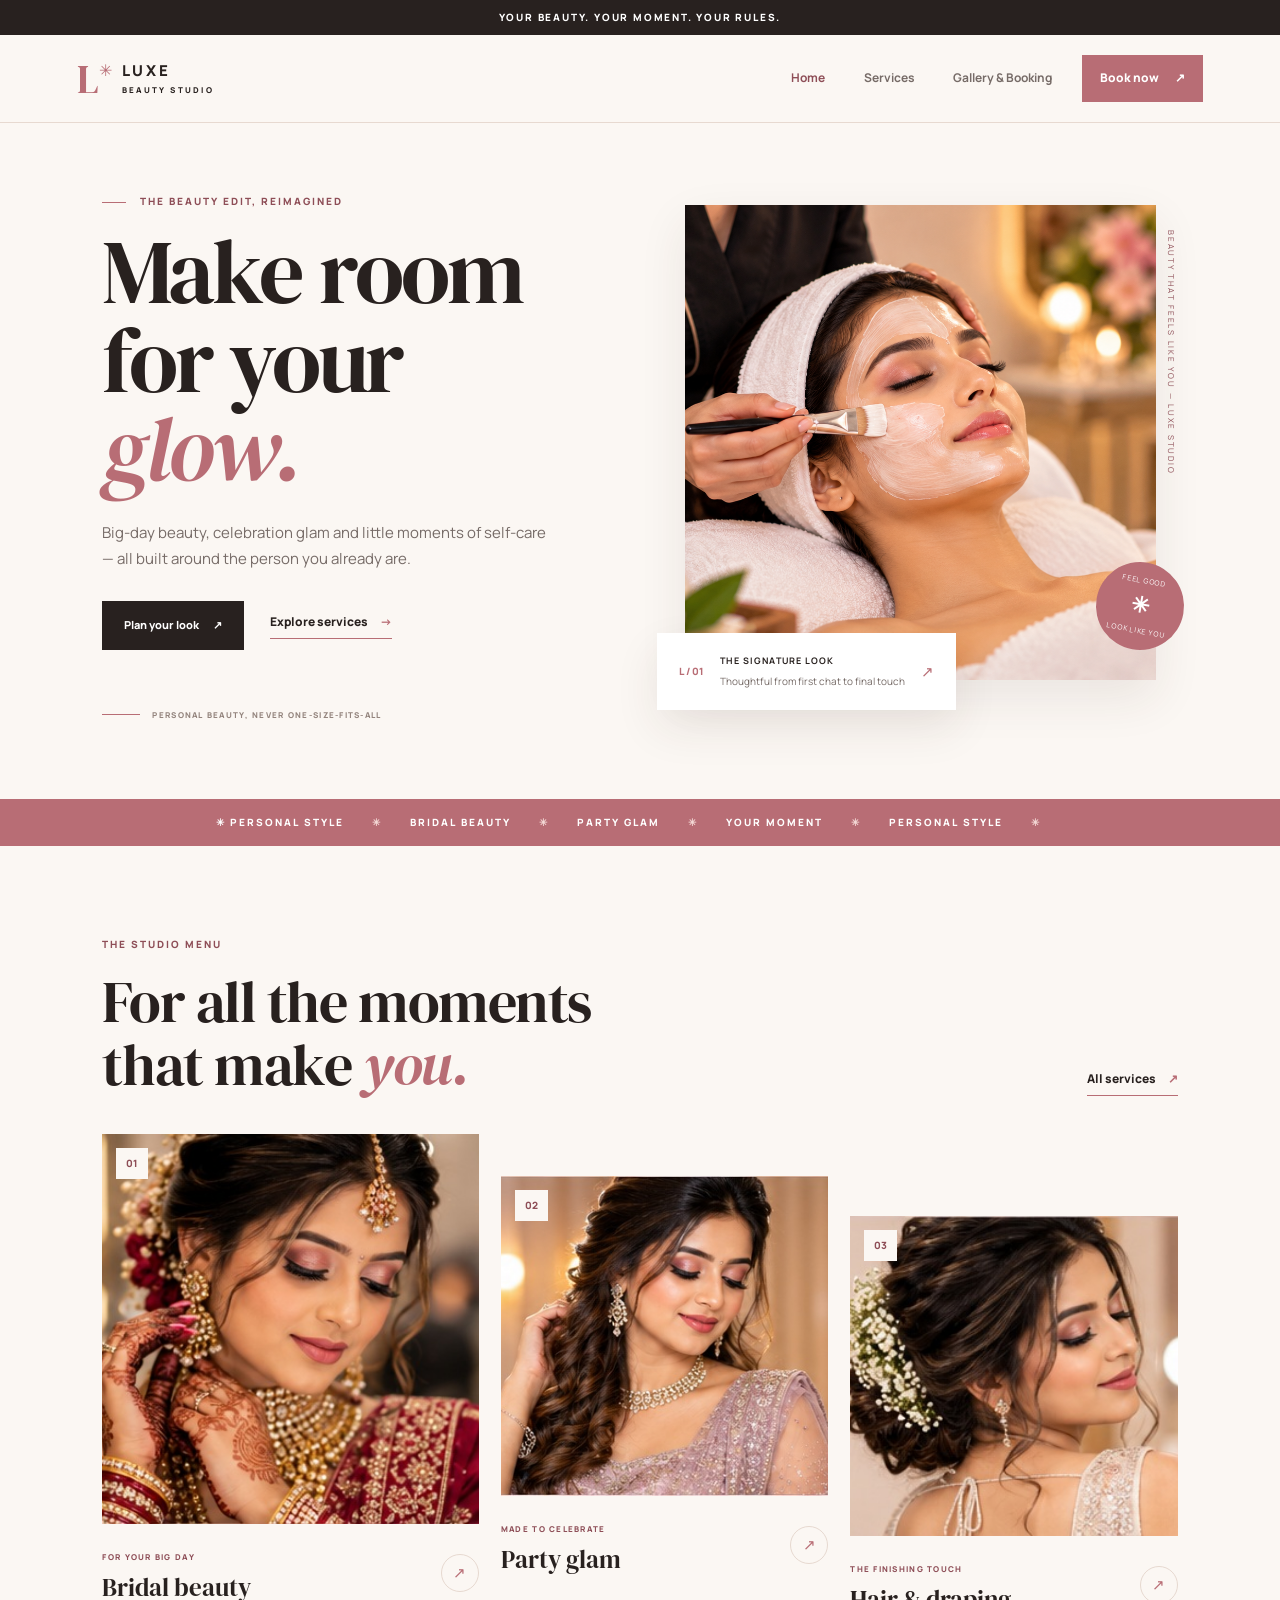
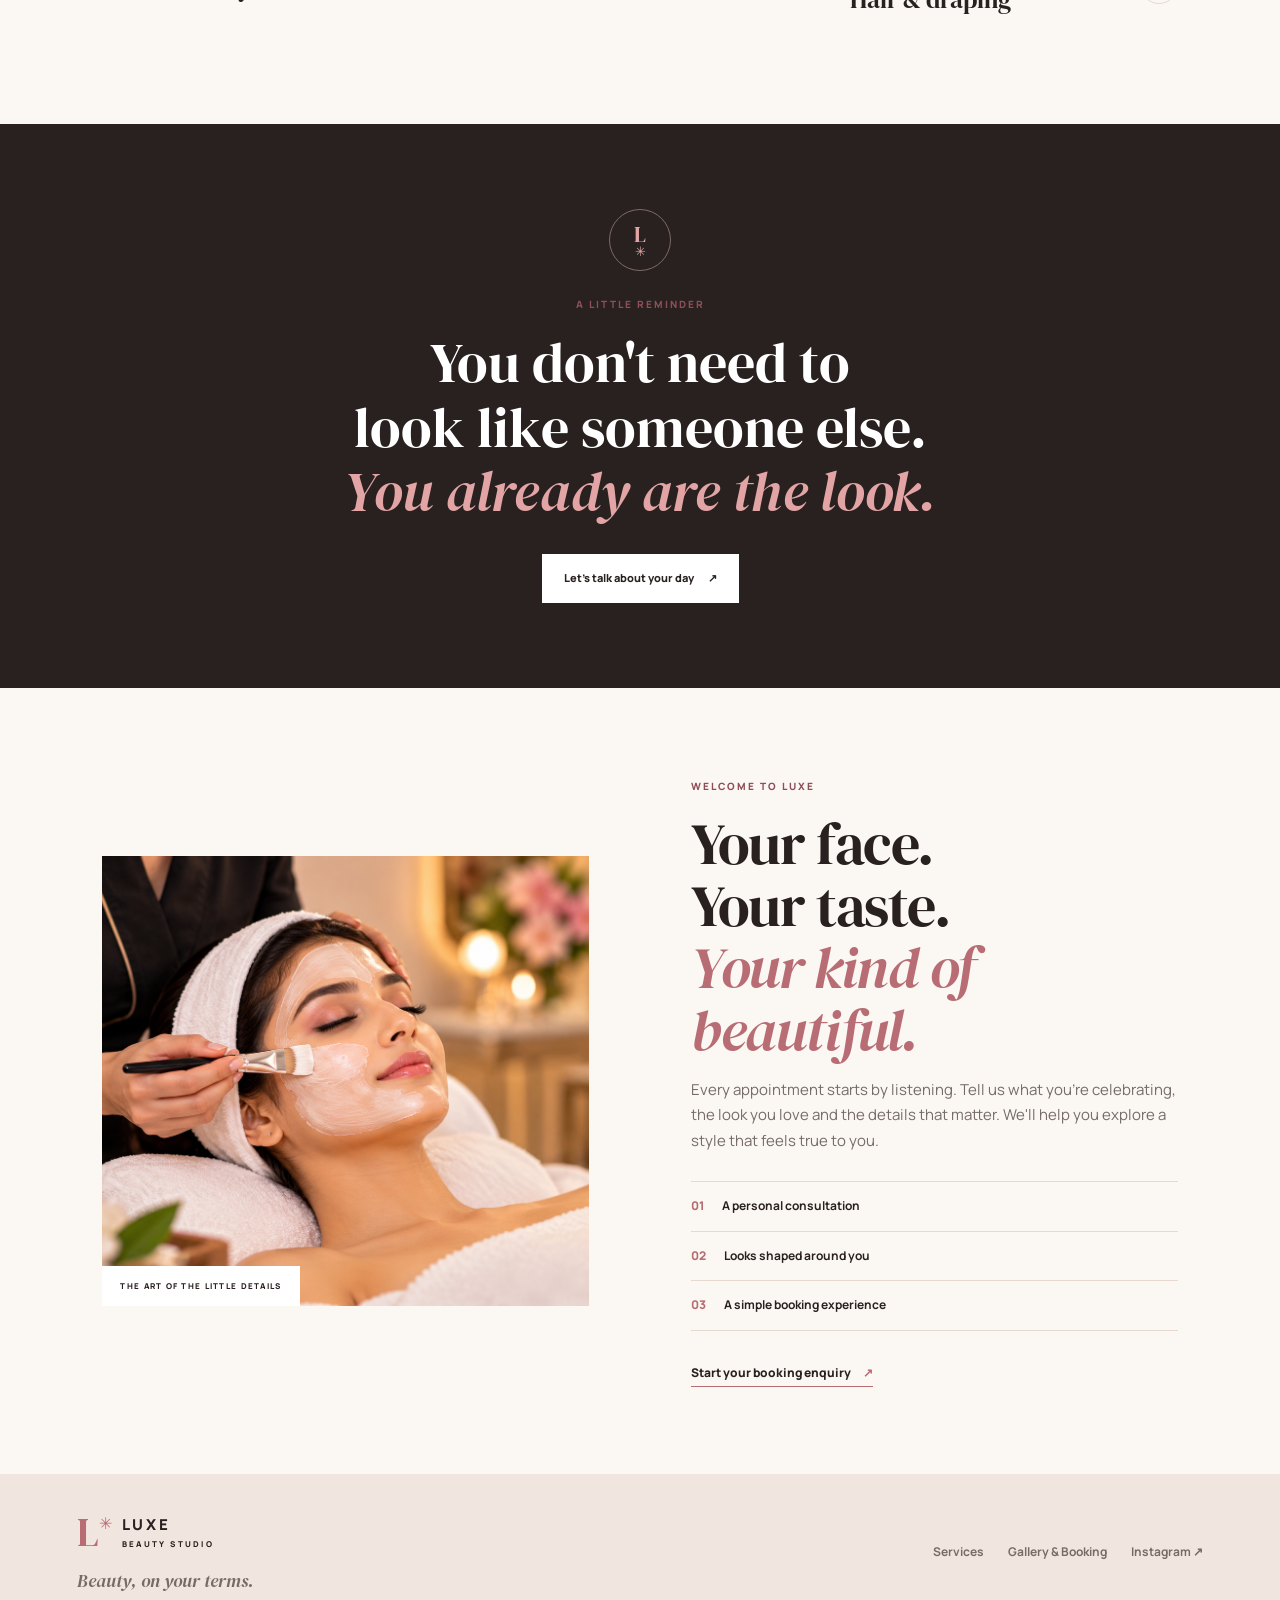
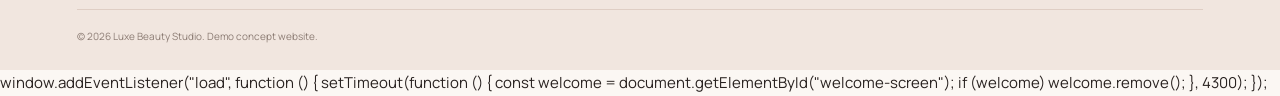
<file: index.html>
<!doctype html>
<html lang="en">
<head>
  <meta charset="utf-8">
  <meta name="viewport" content="width=device-width, initial-scale=1">
  <meta name="description" content="Luxe Beauty Studio — personal beauty styling for weddings, celebrations and everyday confidence.">
  <title>Luxe Beauty Studio | Beauty, on your terms</title>

  <link rel="preconnect" href="https://fonts.googleapis.com">
  <link rel="preconnect" href="https://fonts.gstatic.com" crossorigin>
  <link href="https://fonts.googleapis.com/css2?family=Manrope:wght@400;500;600;700;800&family=DM+Serif+Display:ital@0;1&display=swap" rel="stylesheet">

  <link rel="stylesheet" href="assets/css/style.css">
  <script src="assets/js/main.js" defer></script>
</head>

<body>

  <!-- AUTOMATIC WELCOME INTRO -->
  <div id="welcome-screen" aria-label="Welcome to Luxe Beauty Studio">
    <div class="welcome-content">
      <p class="welcome-label">WELCOME TO</p>
      <h1>LUXE</h1>
      <h2>BEAUTY STUDIO</h2>
      <div class="welcome-line"></div>
      <p class="welcome-tagline">Where Beauty Meets Elegance</p>
      <p class="welcome-footer">MAKE EVERY MOMENT BEAUTIFUL</p>
    </div>
  </div>

  <div class="announcement">
    YOUR BEAUTY. YOUR MOMENT. YOUR RULES.
  </div>

  <header class="header">
    <a class="logo" href="index.html" aria-label="Luxe Beauty Studio home">
      <span class="logo-symbol">L<span>✳</span></span>
      <span class="logo-type">LUXE <small>BEAUTY STUDIO</small></span>
    </a>

    <button class="menu-toggle" aria-label="Open menu" aria-expanded="false">
      ☰
    </button>

    <nav class="nav" aria-label="Main navigation">
      <a class="active" href="index.html">Home</a>
      <a href="services.html">Services</a>
      <a href="booking.html">Gallery & Booking</a>
    </nav>

    <a class="nav-cta" href="booking.html#booking">
      Book now <span>↗</span>
    </a>
  </header>

  <main>
    <section class="hero">
      <div class="hero-content">
        <p class="eyebrow">
          <span class="eyebrow-mark"></span>
          THE BEAUTY EDIT, REIMAGINED
        </p>

        <h1>Make room<br>for your <em>glow.</em></h1>

        <p class="hero-text">
          Big-day beauty, celebration glam and little moments of self-care
          — all built around the person you already are.
        </p>

        <div class="hero-buttons">
          <a class="button button-dark" href="booking.html#booking">
            Plan your look <span>↗</span>
          </a>
          <a class="underlink" href="services.html">
            Explore services <span>→</span>
          </a>
        </div>

        <div class="hero-bottom">
          <span class="hero-bottom-line"></span>
          <span>PERSONAL BEAUTY, NEVER ONE-SIZE-FITS-ALL</span>
        </div>
      </div>

      <div class="hero-art">
        <img src="assets/images/facial-skin-prep.png" alt="Beauty portrait with refined natural makeup">

        <div class="hero-vertical">
          BEAUTY THAT FEELS LIKE YOU — LUXE STUDIO
        </div>

        <div class="hero-card">
          <span class="hero-card-index">L / 01</span>
          <div>
            <b>THE SIGNATURE LOOK</b>
            <small>Thoughtful from first chat to final touch</small>
          </div>
          <span class="hero-card-arrow">↗</span>
        </div>

        <div class="orbit-badge">
          <span>FEEL GOOD</span>
          <b>✳</b>
          <span>LOOK LIKE YOU</span>
        </div>
      </div>
    </section>

    <section class="ticker">
      <div>
        ✳ PERSONAL STYLE <span>✳</span>
        BRIDAL BEAUTY <span>✳</span>
        PARTY GLAM <span>✳</span>
        YOUR MOMENT <span>✳</span>
        PERSONAL STYLE <span>✳</span>
      </div>
    </section>

    <section class="section services-section">
      <div class="section-header">
        <div>
          <p class="eyebrow">THE STUDIO MENU</p>
          <h2>For all the moments<br>that make <em>you.</em></h2>
        </div>
        <a class="underlink" href="services.html">
          All services <span>↗</span>
        </a>
      </div>

      <div class="feature-grid">
        <a class="feature-card feature-large" href="services.html#bridal">
          <div class="feature-image">
            <img src="assets/images/bridal-makeup.png" alt="Elegant bridal beauty inspiration">
            <span class="feature-number">01</span>
          </div>
          <div class="feature-caption">
            <div>
              <small>FOR YOUR BIG DAY</small>
              <h3>Bridal beauty</h3>
            </div>
            <span class="circle-arrow">↗</span>
          </div>
        </a>

        <a class="feature-card" href="services.html#party">
          <div class="feature-image">
            <img src="assets/images/reception-glam.png" alt="Modern party styling inspiration">
            <span class="feature-number">02</span>
          </div>
          <div class="feature-caption">
            <div>
              <small>MADE TO CELEBRATE</small>
              <h3>Party glam</h3>
            </div>
            <span class="circle-arrow">↗</span>
          </div>
        </a>

        <a class="feature-card" href="services.html#hair">
          <div class="feature-image">
            <img src="assets/images/hairstyle-finishing.png" alt="Occasion outfit and styling inspiration">
            <span class="feature-number">03</span>
          </div>
          <div class="feature-caption">
            <div>
              <small>THE FINISHING TOUCH</small>
              <h3>Hair & draping</h3>
            </div>
            <span class="circle-arrow">↗</span>
          </div>
        </a>
      </div>
    </section>

    <section class="statement">
      <div class="statement-orb">L<br><span>✳</span></div>
      <p class="eyebrow">A LITTLE REMINDER</p>

      <h2>
        You don't need to<br>
        look like someone else.<br>
        <em>You already are the look.</em>
      </h2>

      <a class="button button-light" href="booking.html#booking">
        Let's talk about your day <span>↗</span>
      </a>
    </section>

    <section class="section studio-section">
      <div class="studio-photo">
        <img src="assets/images/facial-skin-prep.png" alt="Makeup tools arranged on a beauty studio vanity">
        <span class="photo-label">THE ART OF THE LITTLE DETAILS</span>
      </div>

      <div class="studio-copy">
        <p class="eyebrow">WELCOME TO LUXE</p>

        <h2>
          Your face.<br>
          Your taste.<br>
          <em>Your kind of beautiful.</em>
        </h2>

        <p>
          Every appointment starts by listening. Tell us what you're
          celebrating, the look you love and the details that matter.
          We'll help you explore a style that feels true to you.
        </p>

        <div class="studio-points">
          <div><span>01</span><b>A personal consultation</b></div>
          <div><span>02</span><b>Looks shaped around you</b></div>
          <div><span>03</span><b>A simple booking experience</b></div>
        </div>

        <a class="underlink" href="booking.html#booking">
          Start your booking enquiry <span>↗</span>
        </a>
      </div>
    </section>
  </main>

  <footer class="footer">
    <a class="logo footer-logo" href="index.html">
      <span class="logo-symbol">L<span>✳</span></span>
      <span class="logo-type">LUXE <small>BEAUTY STUDIO</small></span>
    </a>

    <p>Beauty, on your terms.</p>

    <div class="footer-nav">
      <a href="services.html">Services</a>
      <a href="booking.html">Gallery & Booking</a>
      <a href="https://instagram.com/" target="_blank" rel="noopener">
        Instagram ↗
      </a>
    </div>

    <small>
      © <span class="year"></span> Luxe Beauty Studio. Demo concept website.
    </small>
  </footer>

  <!-- REMOVE WELCOME SCREEN AUTOMATICALLY -->
  <script>
    window.addEventListener("load", function () {
      setTimeout(function () {
        const welcome = document.getElementById("welcome-screen");
        if (welcome) {
          welcome.remove();
        }
      }, 4300);
    });
  </script>
</script>
  window.addEventListener("load", function () {
    setTimeout(function () {
      const welcome = document.getElementById("welcome-screen");
      if (welcome) welcome.remove();
    }, 4300);
  });
</script>
</body>
</html>
</file>
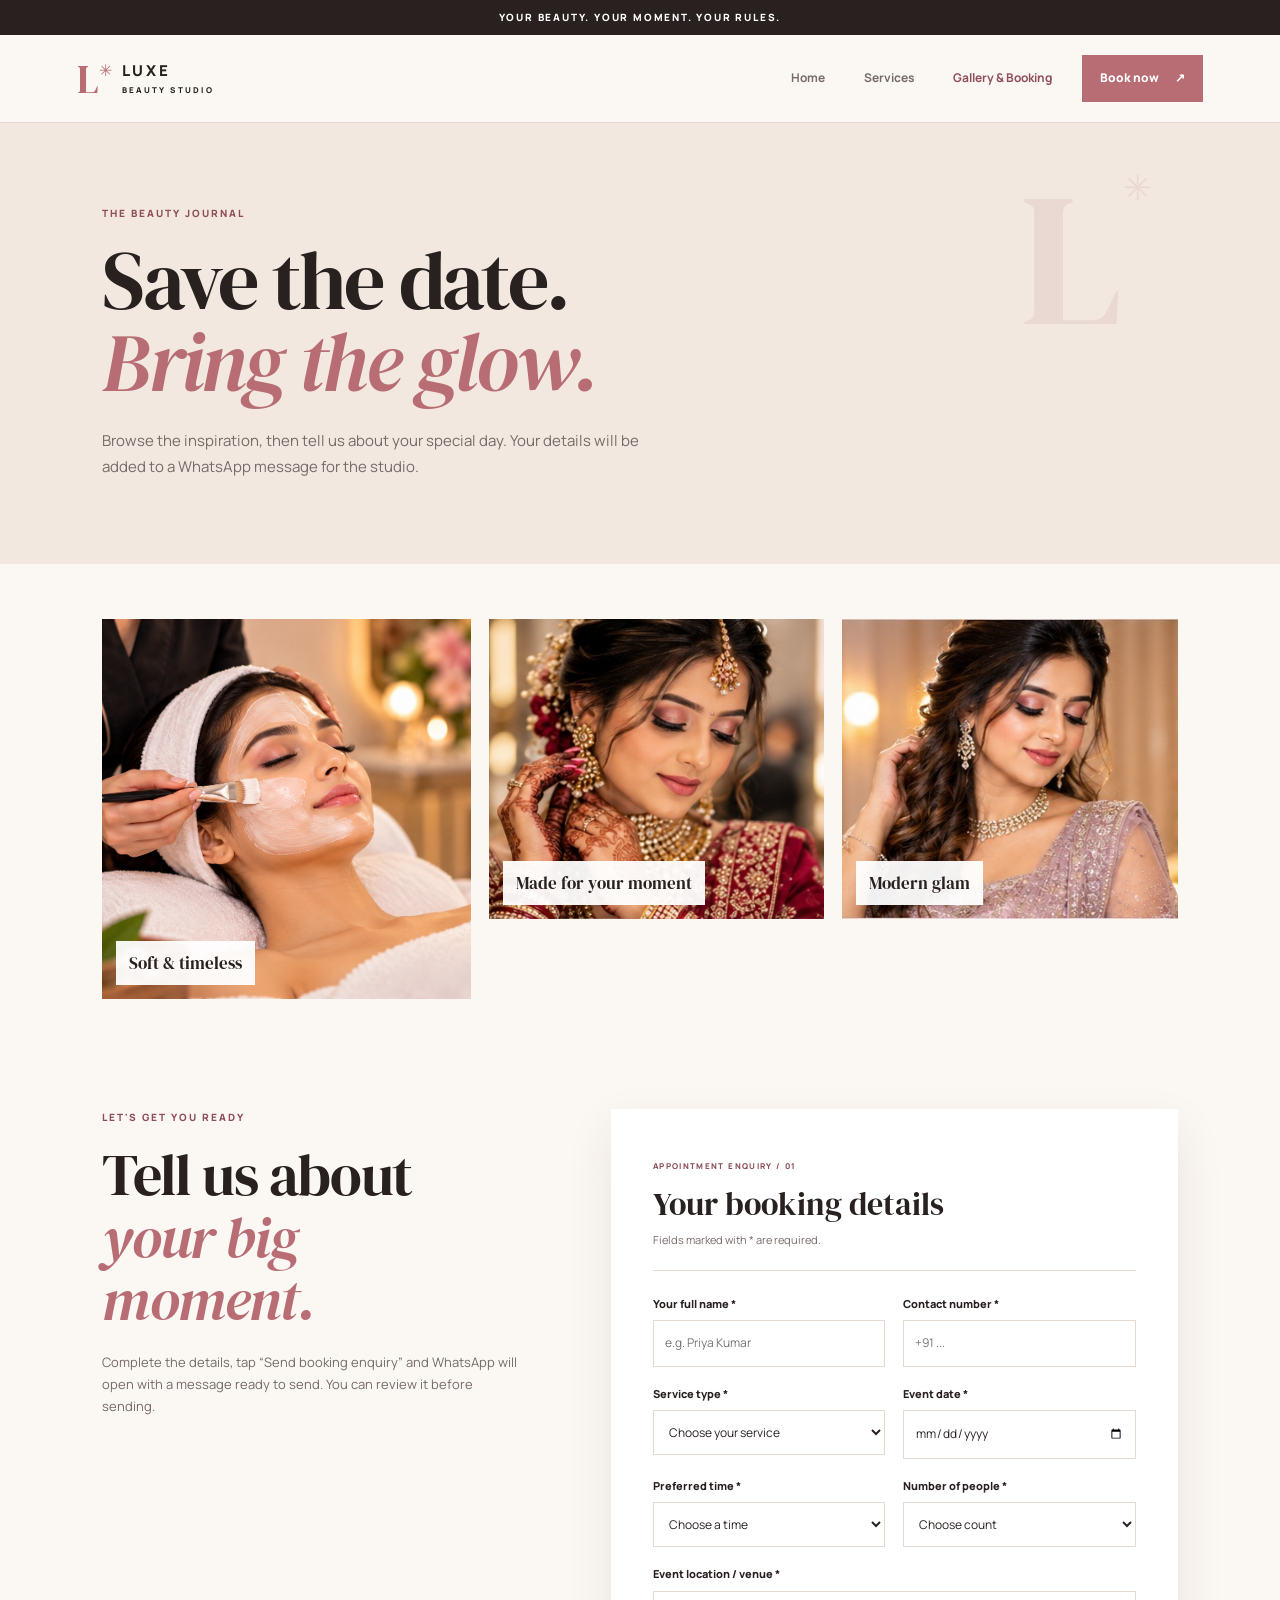
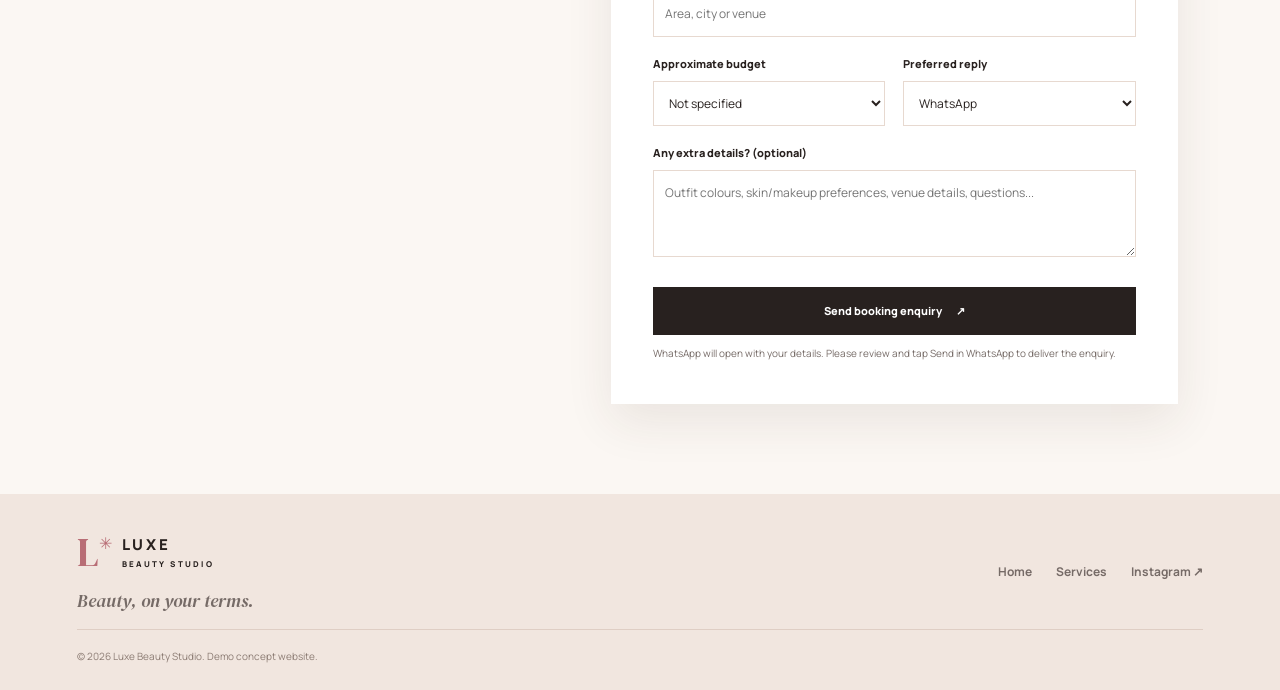
<file: booking.html>
<!doctype html>
<html lang="en">
<head>
  <meta charset="utf-8">
  <meta name="viewport" content="width=device-width, initial-scale=1">
  <meta name="description" content="Browse Luxe Beauty Studio inspiration and send your booking details via WhatsApp.">
  <title>Gallery & Booking | Luxe Beauty Studio</title>

  <link rel="preconnect" href="https://fonts.googleapis.com">
  <link rel="preconnect" href="https://fonts.gstatic.com" crossorigin>
  <link href="https://fonts.googleapis.com/css2?family=Manrope:wght@400;500;600;700;800&family=DM+Serif+Display:ital@0;1&display=swap" rel="stylesheet">

  <link rel="stylesheet" href="assets/css/style.css">
  <script src="assets/js/main.js" defer></script>
</head>

<body>
  <div class="announcement">YOUR BEAUTY. YOUR MOMENT. YOUR RULES.</div>

  <header class="header">
    <a class="logo" href="index.html" aria-label="Luxe Beauty Studio home">
      <span class="logo-symbol">L<span>✳</span></span>
      <span class="logo-type">LUXE <small>BEAUTY STUDIO</small></span>
    </a>

    <button class="menu-toggle" aria-label="Open menu" aria-expanded="false">☰</button>

    <nav class="nav" aria-label="Main navigation">
      <a href="index.html">Home</a>
      <a href="services.html">Services</a>
      <a class="active" href="booking.html">Gallery & Booking</a>
    </nav>

    <a class="nav-cta" href="#booking">Book now <span>↗</span></a>
  </header>

  <main>
    <section class="page-hero booking-page-hero">
      <p class="eyebrow">THE BEAUTY JOURNAL</p>
      <h1>Save the date.<br><em>Bring the glow.</em></h1>
      <p>Browse the inspiration, then tell us about your special day. Your details will be added to a WhatsApp message for the studio.</p>
      <div class="page-hero-deco">L<span>✳</span></div>
    </section>

    <section class="gallery-grid" aria-label="Beauty inspiration gallery">
      <figure class="gallery-tall">
        <img src="assets/images/facial-skin-prep.png" alt="Soft beauty portrait">
        <figcaption>Soft & timeless</figcaption>
      </figure>

      <figure>
        <img src="assets/images/bridal-makeup.png" alt="Elegant portrait inspiration">
        <figcaption>Made for your moment</figcaption>
      </figure>

      <figure>
        <img src="assets/images/reception-glam.png" alt="Modern glam inspiration">
        <figcaption>Modern glam</figcaption>
      </figure>
    </section>

    <section class="booking-layout" id="booking">
      <div class="booking-side">
        <p class="eyebrow">LET'S GET YOU READY</p>
        <h2>Tell us about<br><em>your big moment.</em></h2>
        <p class="booking-lead">
          Complete the details, tap “Send booking enquiry” and WhatsApp
          will open with a message ready to send. You can review it
          before sending.
        </p>
      </div>

      <form id="booking-form" class="booking-form">
        <div class="form-title">
          <span class="form-kicker">APPOINTMENT ENQUIRY / 01</span>
          <h3>Your booking details</h3>
          <p>Fields marked with * are required.</p>
        </div>

        <div class="fields">
          <div class="field">
            <label for="customer-name">Your full name *</label>
            <input id="customer-name" name="name" autocomplete="name" placeholder="e.g. Priya Kumar" required>
          </div>

          <div class="field">
            <label for="customer-phone">Contact number *</label>
            <input id="customer-phone" name="phone" type="tel" autocomplete="tel" placeholder="+91 ..." required>
          </div>

          <div class="field">
            <label for="service">Service type *</label>
            <select id="service" name="service" required>
              <option value="">Choose your service</option>
              <option>Bridal Makeup</option>
              <option>Reception Makeup</option>
              <option>Party Makeup</option>
              <option>Hair Styling</option>
              <option>Saree Draping</option>
              <option>Facial & Skin Prep</option>
              <option>Bridal Package (Makeup + Hair + Draping)</option>
              <option>Not sure yet — please advise</option>
            </select>
          </div>

          <div class="field">
            <label for="event-date">Event date *</label>
            <input id="event-date" name="date" type="date" required>
          </div>

          <div class="field">
            <label for="event-time">Preferred time *</label>
            <select id="event-time" name="time" required>
              <option value="">Choose a time</option>
              <option>Early morning (5 AM–8 AM)</option>
              <option>Morning (8 AM–11 AM)</option>
              <option>Afternoon (11 AM–3 PM)</option>
              <option>Evening (3 PM–7 PM)</option>
              <option>Flexible / discuss with me</option>
            </select>
          </div>

          <div class="field">
            <label for="people">Number of people *</label>
            <select id="people" name="people" required>
              <option value="">Choose count</option>
              <option>1 person</option>
              <option>2 people</option>
              <option>3 people</option>
              <option>4 people</option>
              <option>5+ people</option>
            </select>
          </div>

          <div class="field full">
            <label for="location">Event location / venue *</label>
            <input id="location" name="location" placeholder="Area, city or venue" required>
          </div>

          <div class="field">
            <label for="budget">Approximate budget</label>
            <select id="budget" name="budget">
              <option>Not specified</option>
              <option>Under ₹3,000</option>
              <option>₹3,000–₹8,000</option>
              <option>₹8,000–₹15,000</option>
              <option>₹15,000+</option>
              <option>Please suggest a package</option>
            </select>
          </div>

          <div class="field">
            <label for="contact-method">Preferred reply</label>
            <select id="contact-method" name="reply">
              <option>WhatsApp</option>
              <option>Phone call</option>
              <option>Email</option>
            </select>
          </div>

          <div class="field full">
            <label for="notes">Any extra details? (optional)</label>
            <textarea id="notes" name="notes" rows="3" placeholder="Outfit colours, skin/makeup preferences, venue details, questions..."></textarea>
          </div>
        </div>

        <button class="button button-dark submit-button" type="submit">
          Send booking enquiry <span>↗</span>
        </button>

        <p class="form-status" id="form-status" aria-live="polite">
          WhatsApp will open with your details. Please review and tap Send in WhatsApp to deliver the enquiry.
        </p>
      </form>
    </section>
  </main>

  <footer class="footer">
    <a class="logo footer-logo" href="index.html">
      <span class="logo-symbol">L<span>✳</span></span>
      <span class="logo-type">LUXE <small>BEAUTY STUDIO</small></span>
    </a>

    <p>Beauty, on your terms.</p>

    <div class="footer-nav">
      <a href="index.html">Home</a>
      <a href="services.html">Services</a>
      <a href="https://instagram.com/" target="_blank" rel="noopener">Instagram ↗</a>
    </div>

    <small>© <span class="year"></span> Luxe Beauty Studio. Demo concept website.</small>
  </footer>
</body>
</html>
</file>
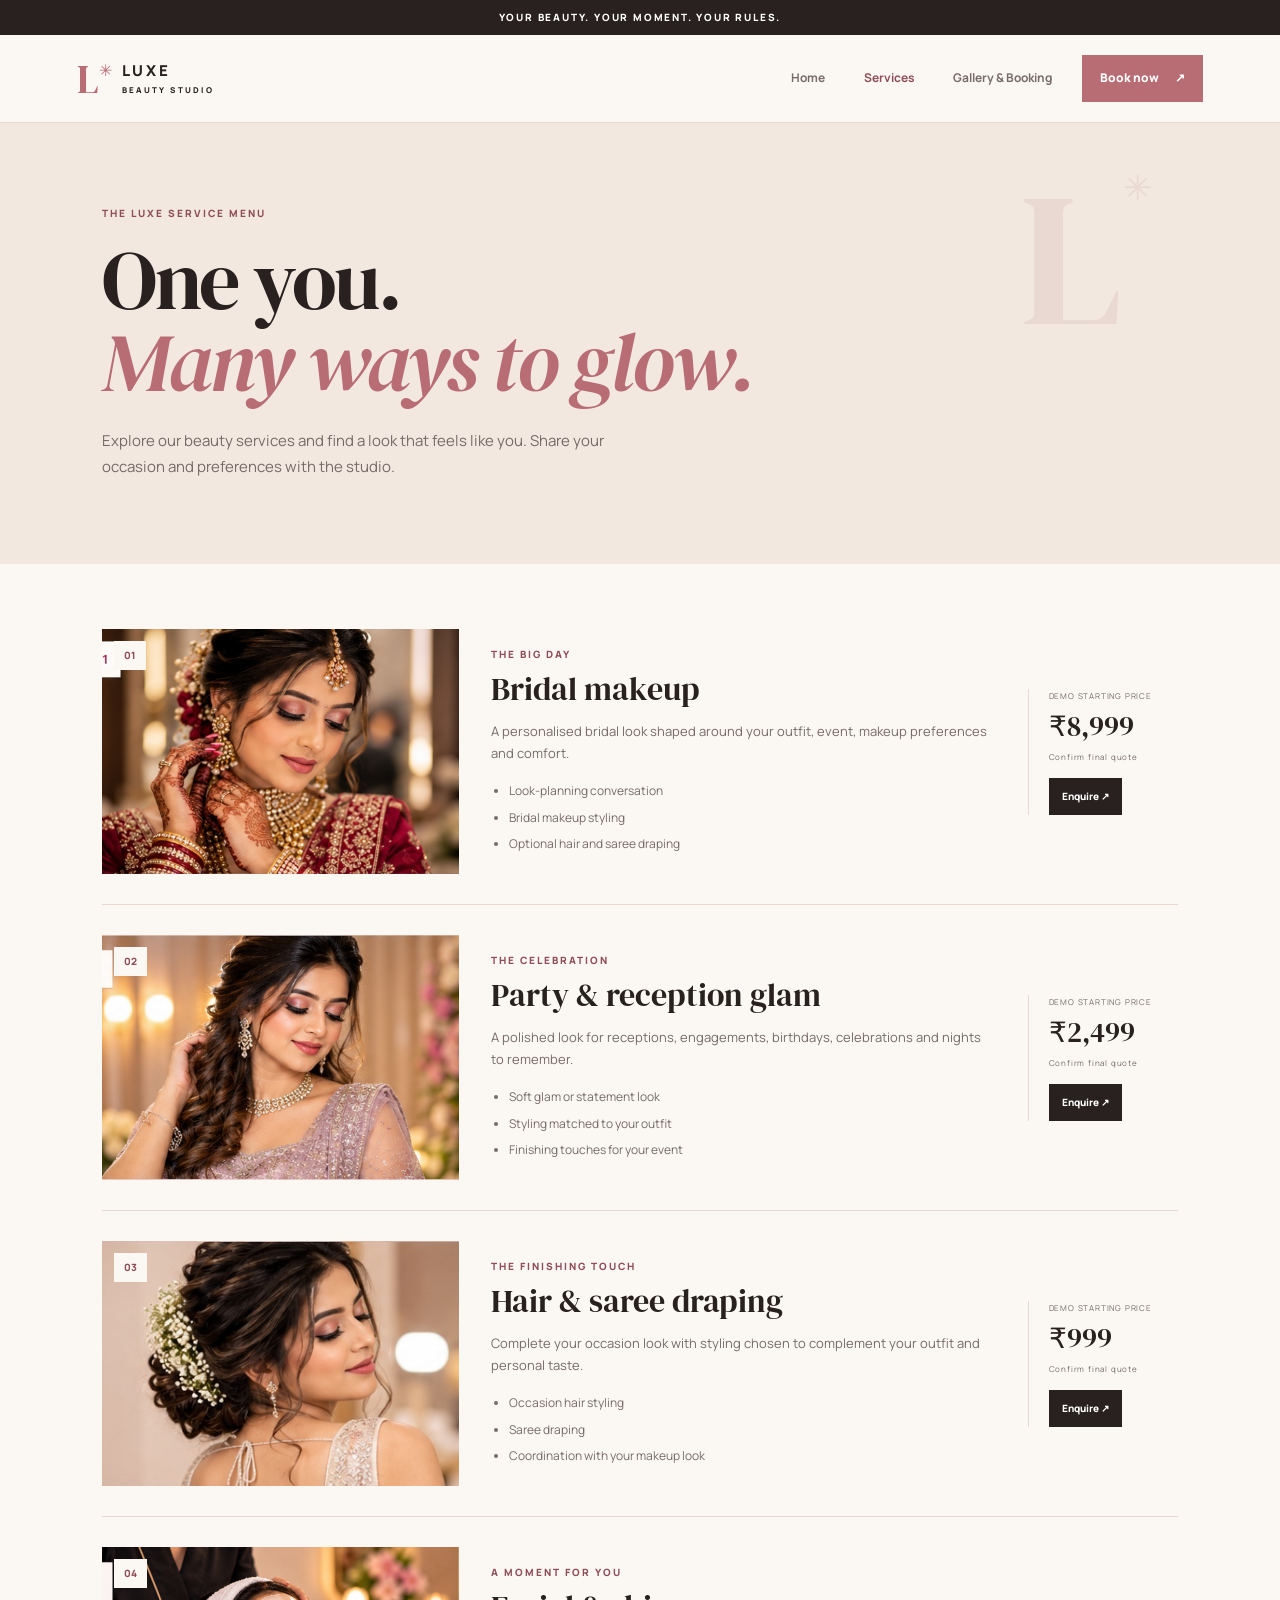
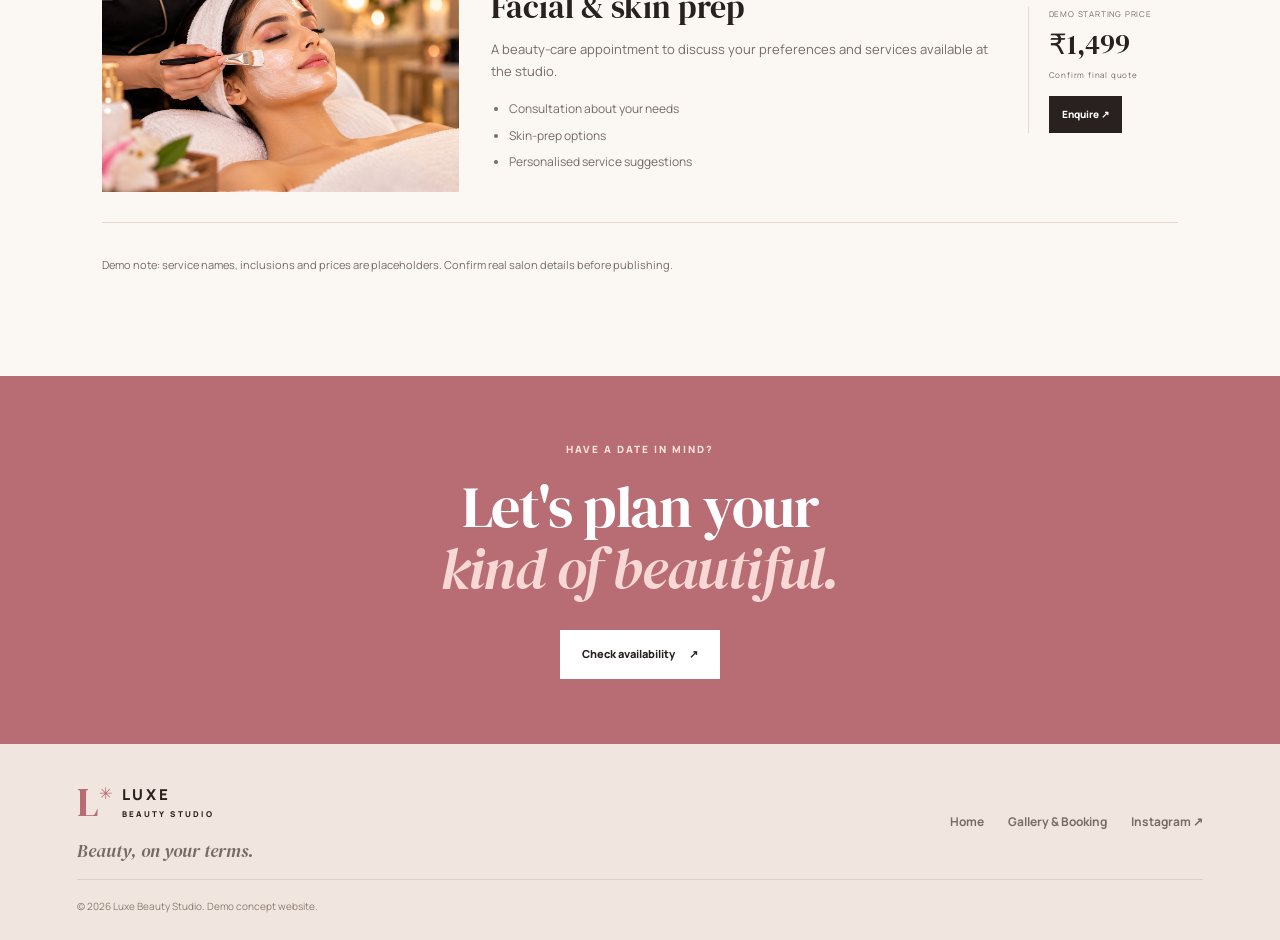
<file: services.html>
<!doctype html>
<html lang="en">
<head>
  <meta charset="utf-8">
  <meta name="viewport" content="width=device-width, initial-scale=1">
  <meta name="description" content="Explore bridal makeup, party glam, hair styling and skin preparation services at Luxe Beauty Studio.">
  <title>Services | Luxe Beauty Studio</title>
  <link rel="preconnect" href="https://fonts.googleapis.com">
  <link rel="preconnect" href="https://fonts.gstatic.com" crossorigin>
  <link href="https://fonts.googleapis.com/css2?family=Manrope:wght@400;500;600;700;800&family=DM+Serif+Display:ital@0;1&display=swap" rel="stylesheet">
  <link rel="stylesheet" href="assets/css/style.css">
  <script src="assets/js/main.js" defer></script>
</head>
<body>
  <div class="announcement">YOUR BEAUTY. YOUR MOMENT. YOUR RULES.</div>
  <header class="header">
    <a class="logo" href="index.html" aria-label="Luxe Beauty Studio home"><span class="logo-symbol">L<span>✳</span></span><span class="logo-type">LUXE <small>BEAUTY STUDIO</small></span></a>
    <button class="menu-toggle" aria-label="Open menu" aria-expanded="false">☰</button>
    <nav class="nav" aria-label="Main navigation"><a href="index.html">Home</a><a class="active" href="services.html">Services</a><a href="booking.html">Gallery & Booking</a></nav>
    <a class="nav-cta" href="booking.html#booking">Book now <span>↗</span></a>
  </header>
  <main>
    <section class="page-hero"><p class="eyebrow">THE LUXE SERVICE MENU</p><h1>One you.<br><em>Many ways to glow.</em></h1><p>Explore our beauty services and find a look that feels like you. Share your occasion and preferences with the studio.</p><div class="page-hero-deco">L<span>✳</span></div></section>
    <section class="section service-list">
      <article class="service-row" id="bridal">
        <div class="service-photo"><img src="assets/images/bridal-makeup.png" alt="Indian bridal makeup inspiration" loading="lazy"><span>01</span></div>
        <div class="service-description"><p class="eyebrow">THE BIG DAY</p><h2>Bridal makeup</h2><p>A personalised bridal look shaped around your outfit, event, makeup preferences and comfort.</p><ul><li>Look-planning conversation</li><li>Bridal makeup styling</li><li>Optional hair and saree draping</li></ul></div>
        <div class="service-price"><small>DEMO STARTING PRICE</small><strong>₹8,999</strong><span>Confirm final quote</span><a href="booking.html?service=Bridal%20Makeup#booking">Enquire ↗</a></div>
      </article>
      <article class="service-row" id="party">
        <div class="service-photo"><img src="assets/images/reception-glam.png" alt="Party and reception glam inspiration" loading="lazy"><span>02</span></div>
        <div class="service-description"><p class="eyebrow">THE CELEBRATION</p><h2>Party & reception glam</h2><p>A polished look for receptions, engagements, birthdays, celebrations and nights to remember.</p><ul><li>Soft glam or statement look</li><li>Styling matched to your outfit</li><li>Finishing touches for your event</li></ul></div>
        <div class="service-price"><small>DEMO STARTING PRICE</small><strong>₹2,499</strong><span>Confirm final quote</span><a href="booking.html?service=Reception%20Makeup#booking">Enquire ↗</a></div>
      </article>
      <article class="service-row" id="hair">
        <div class="service-photo"><img src="assets/images/hairstyle-finishing.png" alt="Occasion hairstyle and finishing inspiration" loading="lazy"><span>03</span></div>
        <div class="service-description"><p class="eyebrow">THE FINISHING TOUCH</p><h2>Hair & saree draping</h2><p>Complete your occasion look with styling chosen to complement your outfit and personal taste.</p><ul><li>Occasion hair styling</li><li>Saree draping</li><li>Coordination with your makeup look</li></ul></div>
        <div class="service-price"><small>DEMO STARTING PRICE</small><strong>₹999</strong><span>Confirm final quote</span><a href="booking.html?service=Hair%20Styling#booking">Enquire ↗</a></div>
      </article>
      <article class="service-row" id="skin">
        <div class="service-photo"><img src="assets/images/facial-skin-prep.png" alt="Professional facial and skin preparation" loading="lazy"><span>04</span></div>
        <div class="service-description"><p class="eyebrow">A MOMENT FOR YOU</p><h2>Facial & skin prep</h2><p>A beauty-care appointment to discuss your preferences and services available at the studio.</p><ul><li>Consultation about your needs</li><li>Skin-prep options</li><li>Personalised service suggestions</li></ul></div>
        <div class="service-price"><small>DEMO STARTING PRICE</small><strong>₹1,499</strong><span>Confirm final quote</span><a href="booking.html?service=Facial%20%26%20Skin%20Prep#booking">Enquire ↗</a></div>
      </article>
      <p class="demo-notice">Demo note: service names, inclusions and prices are placeholders. Confirm real salon details before publishing.</p>
    </section>
    <section class="mini-cta"><p class="eyebrow">HAVE A DATE IN MIND?</p><h2>Let's plan your<br><em>kind of beautiful.</em></h2><a class="button button-light" href="booking.html#booking">Check availability <span>↗</span></a></section>
  </main>
  <footer class="footer"><a class="logo footer-logo" href="index.html"><span class="logo-symbol">L<span>✳</span></span><span class="logo-type">LUXE <small>BEAUTY STUDIO</small></span></a><p>Beauty, on your terms.</p><div class="footer-nav"><a href="index.html">Home</a><a href="booking.html">Gallery & Booking</a><a href="https://instagram.com/" target="_blank" rel="noopener">Instagram ↗</a></div><small>© <span class="year"></span> Luxe Beauty Studio. Demo concept website.</small></footer>
</body>
</html>
</file>
<file: assets/css/style.css>
:root{--ink:#28211f;--muted:#766b67;--paper:#fbf7f3;--cream:#f2e8e0;--rose:#b86d75;--rose-dark:#8e4e57;--line:#e7d9d0;--white:#fff;--serif:"DM Serif Display",Georgia,serif;--sans:"Manrope",Arial,sans-serif;--shadow:0 18px 45px rgba(69,43,36,.09)}
*{box-sizing:border-box}html{scroll-behavior:smooth}body{margin:0;background:var(--paper);color:var(--ink);font-family:var(--sans);font-size:15px;line-height:1.7}img{max-width:100%;height:auto}a{color:inherit;text-decoration:none}button,input,select,textarea{font:inherit}.announcement{padding:9px 16px;text-align:center;background:var(--ink);color:#fff;letter-spacing:.18em;font-size:10px;font-weight:800}.header{height:88px;padding:0 clamp(20px,6vw,88px);display:flex;align-items:center;gap:30px;border-bottom:1px solid var(--line);background:rgba(251,247,243,.96);position:sticky;top:0;z-index:20}.logo{display:flex;align-items:center;gap:10px;min-width:max-content}.logo-symbol{font:40px var(--serif);line-height:1;color:var(--rose)}.logo-symbol span{font:16px var(--sans);vertical-align:top}.logo-type{font-size:15px;font-weight:800;letter-spacing:.18em;line-height:1.2}.logo-type small{display:block;font-size:8px;letter-spacing:.28em;margin-top:5px}.nav{display:flex;align-items:center;justify-content:center;gap:clamp(18px,3vw,42px);margin-left:auto}.nav a,.footer-nav a{font-size:12px;font-weight:700;color:var(--muted);transition:color .2s}.nav a:hover,.nav a.active,.footer-nav a:hover{color:var(--rose-dark)}.nav-cta{padding:13px 18px;background:var(--rose);color:white;font-size:12px;font-weight:800;white-space:nowrap}.nav-cta span,.button span{margin-left:14px}.menu-toggle{display:none;border:0;background:transparent;font-size:26px}.hero{display:grid;grid-template-columns:1fr 1fr;gap:clamp(36px,7vw,100px);padding:70px clamp(20px,8vw,120px) 78px;align-items:center;min-height:620px}.hero-content{max-width:580px}.eyebrow{font-size:10px;font-weight:800;letter-spacing:.2em;color:var(--rose-dark);margin:0 0 18px}.eyebrow-mark{display:inline-block;width:24px;height:1px;background:var(--rose);vertical-align:middle;margin-right:10px}.hero h1,.page-hero h1{font:clamp(54px,7vw,92px)/.99 var(--serif);letter-spacing:-.035em;margin:0 0 26px}.hero h1 em,.page-hero h1 em,h2 em{font-weight:400;color:var(--rose);}.hero-text{max-width:450px;color:var(--muted);font-size:15px}.hero-buttons{display:flex;align-items:center;gap:26px;margin-top:30px}.button{display:inline-flex;align-items:center;justify-content:center;padding:15px 22px;font-size:11px;font-weight:800;border:0;cursor:pointer;transition:transform .2s,background .2s}.button:hover{transform:translateY(-2px)}.button-dark{background:var(--ink);color:white}.button-light{background:white;color:var(--ink)}.underlink{font-size:12px;font-weight:800;border-bottom:1px solid var(--rose);padding-bottom:5px}.underlink span{margin-left:10px;color:var(--rose)}.hero-bottom{display:flex;align-items:center;gap:12px;margin-top:58px;color:#93847d;font-size:8px;letter-spacing:.16em;font-weight:800}.hero-bottom-line{width:38px;height:1px;background:var(--rose)}.hero-art{position:relative;max-width:510px;width:100%;justify-self:center;padding:0 22px 30px 0}.hero-art>img{display:block;width:100%;height:475px;object-fit:cover;object-position:center 35%;box-shadow:var(--shadow)}.hero-vertical{position:absolute;right:0;top:25px;writing-mode:vertical-rl;font-size:8px;letter-spacing:.22em;color:var(--rose-dark)}.hero-card{position:absolute;bottom:0;left:-28px;background:#fff;padding:20px 22px;display:flex;align-items:center;gap:16px;box-shadow:var(--shadow);max-width:360px}.hero-card-index{font-size:10px;color:var(--rose);font-weight:800}.hero-card b,.hero-card small{display:block}.hero-card b{font-size:9px;letter-spacing:.12em}.hero-card small{font-size:10px;color:var(--muted);margin-top:4px}.hero-card-arrow{color:var(--rose);margin-left:auto}.orbit-badge{position:absolute;right:-6px;bottom:60px;border-radius:50%;width:88px;height:88px;background:var(--rose);color:#fff;display:flex;flex-direction:column;align-items:center;justify-content:center;font-size:7px;letter-spacing:.12em;transform:rotate(10deg)}.orbit-badge b{font-size:22px}.ticker{background:var(--rose);color:white;overflow:hidden;white-space:nowrap;padding:15px 0;font-size:10px;font-weight:800;letter-spacing:.2em}.ticker div{text-align:center}.ticker span{margin:0 24px;color:#f4d9d6}.section{padding:90px clamp(20px,8vw,120px)}.section-header{display:flex;justify-content:space-between;align-items:end;gap:30px;margin-bottom:38px}.section-header h2,.studio-copy h2,.booking-side h2,.mini-cta h2{font:clamp(36px,4.5vw,58px)/1.08 var(--serif);letter-spacing:-.025em;margin:0}.feature-grid{display:grid;grid-template-columns:1.15fr 1fr 1fr;gap:22px;align-items:start}.feature-card{min-width:0}.feature-large{margin-top:0}.feature-card:nth-child(2){margin-top:42px}.feature-card:nth-child(3){margin-top:82px}.feature-image{height:320px;position:relative;overflow:hidden;background:var(--cream)}.feature-large .feature-image{height:390px}.feature-image img{width:100%;height:100%;object-fit:cover;display:block;transition:transform .5s}.feature-card:hover .feature-image img{transform:scale(1.04)}.feature-number{position:absolute;top:14px;left:14px;background:var(--paper);color:var(--rose-dark);padding:7px 10px;font-size:10px;font-weight:800}.feature-caption{display:flex;justify-content:space-between;align-items:center;padding:18px 0}.feature-caption small{font-size:8px;letter-spacing:.16em;color:var(--rose-dark);font-weight:800}.feature-caption h3{font:25px var(--serif);margin:3px 0 0}.circle-arrow{border:1px solid var(--line);width:38px;height:38px;border-radius:50%;display:grid;place-items:center;color:var(--rose)}.statement{padding:85px 20px;text-align:center;background:var(--ink);color:#fff;position:relative;overflow:hidden}.statement-orb{border:1px solid #806a64;border-radius:50%;width:62px;height:62px;display:grid;place-content:center;margin:0 auto 25px;color:#e2a4a5;font:22px var(--serif);line-height:1;text-align:center}.statement-orb span{font-size:13px}.statement h2{font:clamp(34px,4.5vw,56px)/1.15 var(--serif);margin:0 0 30px}.statement h2 em{color:#e2a4a5}.studio-section{display:grid;grid-template-columns:1fr 1fr;gap:clamp(40px,8vw,110px);align-items:center}.studio-photo{position:relative}.studio-photo img{display:block;width:100%;height:450px;object-fit:cover}.photo-label{position:absolute;bottom:0;left:0;background:#fff;padding:13px 18px;font-size:8px;letter-spacing:.16em;font-weight:800}.studio-copy>p:not(.eyebrow){color:var(--muted);max-width:490px}.studio-points{border-top:1px solid var(--line);margin:28px 0}.studio-points div{display:flex;gap:18px;padding:14px 0;border-bottom:1px solid var(--line);font-size:12px}.studio-points span{color:var(--rose);font-weight:800}.footer{padding:38px clamp(20px,6vw,88px) 25px;background:#f1e6df;display:grid;grid-template-columns:1fr auto;gap:16px;align-items:center}.footer-logo{grid-column:1}.footer>p{grid-column:1;margin:0;color:var(--muted);font:italic 18px var(--serif)}.footer-nav{grid-column:2;grid-row:1/3;display:flex;gap:24px;flex-wrap:wrap}.footer>small{grid-column:1/-1;border-top:1px solid #dfcec4;padding-top:18px;color:#8c7c74;font-size:10px}.page-hero{position:relative;padding:82px clamp(20px,8vw,120px) 70px;background:var(--cream);overflow:hidden}.page-hero h1{font-size:clamp(52px,7vw,82px);max-width:780px}.page-hero>p:not(.eyebrow){max-width:540px;color:var(--muted)}.page-hero-deco{position:absolute;right:10%;top:40px;font:clamp(90px,15vw,190px)/1 var(--serif);color:rgba(184,109,117,.12)}.page-hero-deco span{font:35px var(--sans);vertical-align:top}.service-list{padding-top:35px}.service-row{display:grid;grid-template-columns:minmax(220px,.85fr) minmax(280px,1.2fr) 150px;gap:32px;align-items:center;padding:30px 0;border-bottom:1px solid var(--line)}.service-photo{position:relative;width:100%;height:245px;overflow:hidden;background:var(--cream)}.service-photo img{display:block;width:100%;height:100%;object-fit:cover;object-position:center}.service-photo span{position:absolute;top:12px;left:12px;z-index:2;background:var(--paper);color:var(--rose-dark);padding:6px 10px;font-size:10px;font-weight:800}.service-description .eyebrow{margin-bottom:8px}.service-description h2{font:32px/1.15 var(--serif);margin:0 0 12px}.service-description>p:not(.eyebrow){color:var(--muted);font-size:13px;margin:0 0 14px}.service-description ul{padding-left:18px;margin:0;color:var(--muted);font-size:12px}.service-description li{padding:3px 0}.service-price{border-left:1px solid var(--line);padding-left:20px}.service-price small,.service-price span{display:block;font-size:8px;letter-spacing:.1em;color:var(--muted)}.service-price strong{display:block;font:28px var(--serif);margin:5px 0}.service-price a{display:inline-block;margin-top:14px;padding:10px 13px;background:var(--ink);color:white;font-size:10px;font-weight:800}.demo-notice{font-size:11px;color:var(--muted);padding-top:22px}.mini-cta{background:var(--rose);color:#fff;padding:65px 20px;text-align:center}.mini-cta .eyebrow{color:#ffe5e0}.mini-cta h2{margin-bottom:25px}.mini-cta h2 em{color:#f8d8d5}.mini-cta .button{margin-top:5px}.gallery-grid{padding:55px clamp(20px,8vw,120px);display:grid;grid-template-columns:1.1fr 1fr 1fr;gap:18px}.gallery-grid figure{position:relative;margin:0;height:300px;overflow:hidden;background:var(--cream)}.gallery-grid .gallery-tall{height:380px}.gallery-grid img{width:100%;height:100%;object-fit:cover;display:block}.gallery-grid figcaption{position:absolute;left:14px;bottom:14px;background:rgba(255,255,255,.94);padding:10px 13px;font:17px var(--serif)}.booking-layout{padding:55px clamp(20px,8vw,120px) 90px;display:grid;grid-template-columns:.85fr 1.15fr;gap:clamp(40px,7vw,100px);align-items:start}.booking-side h2{margin-bottom:20px}.booking-lead{color:var(--muted);font-size:13px;margin-bottom:30px}.booking-step{display:flex;gap:16px;padding:17px 0;border-top:1px solid var(--line)}.booking-step>span{color:var(--rose);font-size:11px;font-weight:800}.booking-step b,.booking-step small{display:block}.booking-step b{font-size:12px}.booking-step small{font-size:11px;color:var(--muted);margin-top:3px}.whatsapp-box{display:flex;gap:14px;background:#f0e4dc;padding:18px;margin-top:25px}.wa-icon{width:34px;height:34px;display:grid;place-items:center;background:#2c9a66;color:white;border-radius:50%;font-size:21px}.whatsapp-box small{font-size:8px;letter-spacing:.12em;color:var(--muted)}.whatsapp-box a{display:block;font-weight:800;color:var(--rose-dark);font-size:13px}.whatsapp-box p{font-size:10px;color:var(--muted);margin:4px 0 0}.booking-form{background:#fff;padding:clamp(22px,4vw,42px);box-shadow:var(--shadow)}.form-title{border-bottom:1px solid var(--line);padding-bottom:20px;margin-bottom:24px}.form-kicker{font-size:8px;letter-spacing:.17em;font-weight:800;color:var(--rose-dark)}.form-title h3{font:32px var(--serif);margin:5px 0}.form-title p{font-size:11px;color:var(--muted);margin:0}.fields{display:grid;grid-template-columns:1fr 1fr;gap:18px}.field{min-width:0}.field.full{grid-column:1/-1}.field label{display:block;font-size:11px;font-weight:800;margin-bottom:7px}.field input,.field select,.field textarea{width:100%;border:1px solid var(--line);background:#fff;padding:12px 11px;font-size:12px;color:var(--ink);border-radius:0;outline:none}.field input:focus,.field select:focus,.field textarea:focus{border-color:var(--rose)}.field textarea{resize:vertical}.submit-button{margin-top:22px;width:100%}.form-status{font-size:10px;color:var(--muted);margin-bottom:0}.footer-nav a{white-space:nowrap}
@media(max-width:900px){.header{gap:16px}.nav{gap:16px}.hero{padding-top:50px;min-height:auto}.hero-art>img{height:390px}.feature-grid{gap:14px}.feature-image,.feature-large .feature-image{height:300px}.service-row{grid-template-columns:minmax(180px,.8fr) 1.2fr;gap:22px}.service-price{grid-column:2;border-left:0;padding-left:0;display:flex;align-items:center;gap:14px;flex-wrap:wrap}.service-price strong{margin:0}.service-price a{margin-top:0}.booking-layout{gap:35px}.gallery-grid figure{height:260px}.gallery-grid .gallery-tall{height:320px}}
@media(max-width:680px){.announcement{font-size:8px}.header{height:72px;padding:0 18px}.menu-toggle{display:block;margin-left:auto;order:3}.nav-cta{display:none}.nav{display:none;position:absolute;top:72px;left:0;right:0;background:var(--paper);padding:18px 22px 24px;flex-direction:column;align-items:flex-start;border-bottom:1px solid var(--line);box-shadow:var(--shadow)}.nav.open{display:flex}.hero{grid-template-columns:1fr;padding:46px 22px 55px;gap:40px}.hero h1{font-size:64px}.hero-art{max-width:430px}.hero-art>img{height:420px}.hero-card{left:0}.hero-bottom{margin-top:38px}.section{padding:58px 22px}.section-header{align-items:flex-start;flex-direction:column}.feature-grid{grid-template-columns:1fr 1fr}.feature-card:nth-child(2),.feature-card:nth-child(3){margin-top:0}.feature-card:first-child{grid-column:1/-1}.feature-large .feature-image{height:330px}.feature-image{height:240px}.feature-caption h3{font-size:22px}.studio-section{grid-template-columns:1fr;gap:35px}.studio-photo img{height:340px}.footer{grid-template-columns:1fr;gap:14px}.footer-logo,.footer>p,.footer-nav,.footer>small{grid-column:1;grid-row:auto}.footer-nav{gap:16px}.page-hero{padding:58px 22px 50px}.page-hero-deco{right:2%;top:18px}.service-list{padding-top:20px}.service-row{grid-template-columns:1fr;gap:18px;padding:24px 0}.service-photo{height:270px}.service-description h2{font-size:30px}.service-price{grid-column:auto;display:block;border-top:1px solid var(--line);padding:15px 0 0}.service-price strong{margin:5px 0}.service-price a{margin-top:10px}.gallery-grid{padding:32px 22px;grid-template-columns:1fr 1fr;gap:12px}.gallery-grid figure,.gallery-grid .gallery-tall{height:240px}.gallery-grid .gallery-tall{grid-column:1/-1;height:300px}.booking-layout{grid-template-columns:1fr;padding:30px 22px 60px;gap:40px}.booking-form{padding:22px}.fields{grid-template-columns:1fr}.field.full{grid-column:auto}.statement{padding:65px 22px}}
@media(prefers-reduced-motion:reduce){html{scroll-behavior:auto}*,*::before,*::after{transition:none!important}}
/* Luxe Beauty Studio Welcome Screen */
#welcome-screen {
  position: fixed;
  inset: 0;
  z-index: 99999;
  display: flex;
  align-items: center;
  justify-content: center;
  background: #f8f1ea;
  color: #76534d;
  text-align: center;
  animation: welcomeFadeOut 1s ease 3.2s forwards;
}

.welcome-content {
  padding: 24px;
  animation: welcomeTextIn 1.2s ease both;
}

.welcome-label {
  font-size: 12px;
  letter-spacing: 5px;
  margin-bottom: 18px;
}

.welcome-content h1 {
  font-family: "DM Serif Display", serif;
  font-size: clamp(64px, 12vw, 110px);
  font-weight: 400;
  letter-spacing: 8px;
  line-height: 1;
  margin: 0;
}

.welcome-content h2 {
  font-size: 14px;
  font-weight: 500;
  letter-spacing: 6px;
  margin-top: 14px;
}

.welcome-line {
  width: 65px;
  height: 1px;
  background: #b58b7d;
  margin: 28px auto;
  animation: welcomeLineIn 1.5s ease both;
}

.welcome-tagline {
  font-family: "DM Serif Display", serif;
  font-style: italic;
  font-size: 17px;
  letter-spacing: 1px;
}

@keyframes welcomeTextIn {
  from {
    opacity: 0;
    transform: translateY(18px);
  }
  to {
    opacity: 1;
    transform: translateY(0);
  }
}

@keyframes welcomeLineIn {
  from { width: 0; }
  to { width: 65px; }
}

@keyframes welcomeFadeOut {
  to {
    opacity: 0;
    visibility: hidden;
    pointer-events: none;
  }
}
</file>
